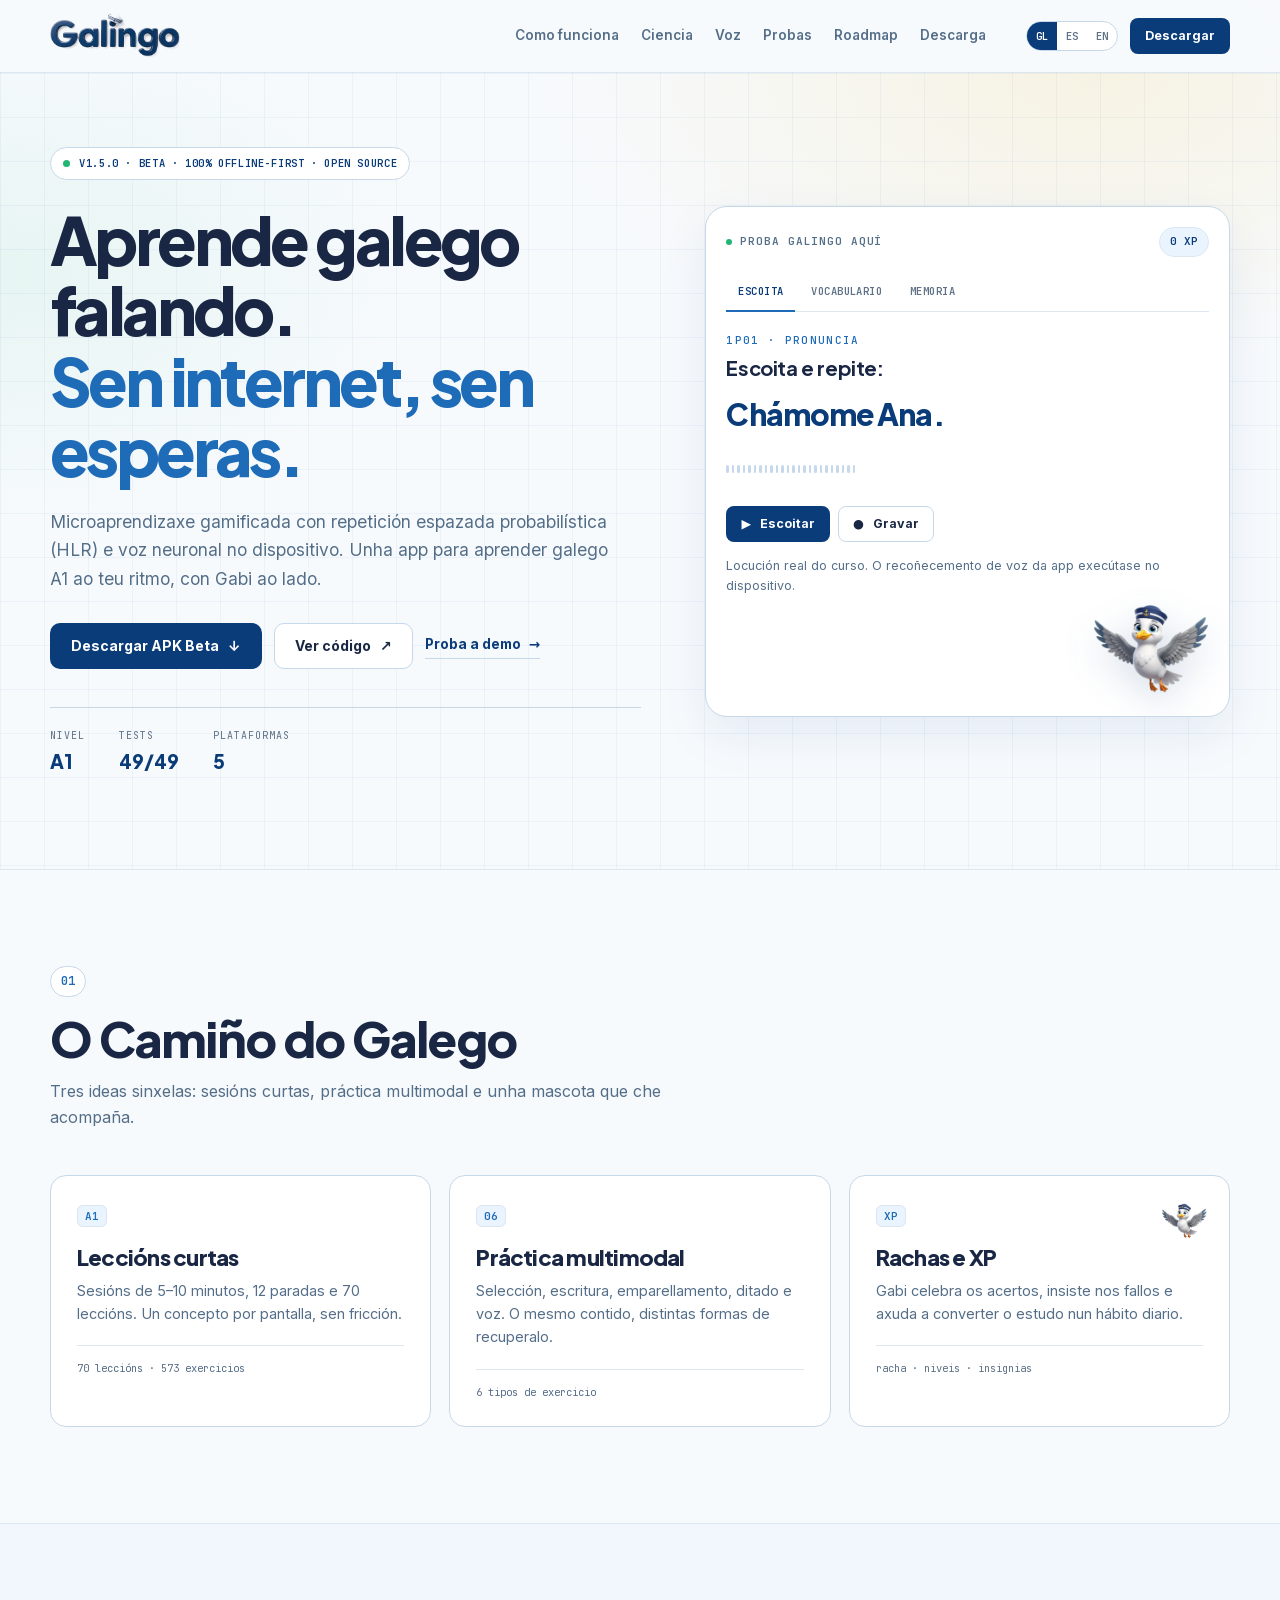
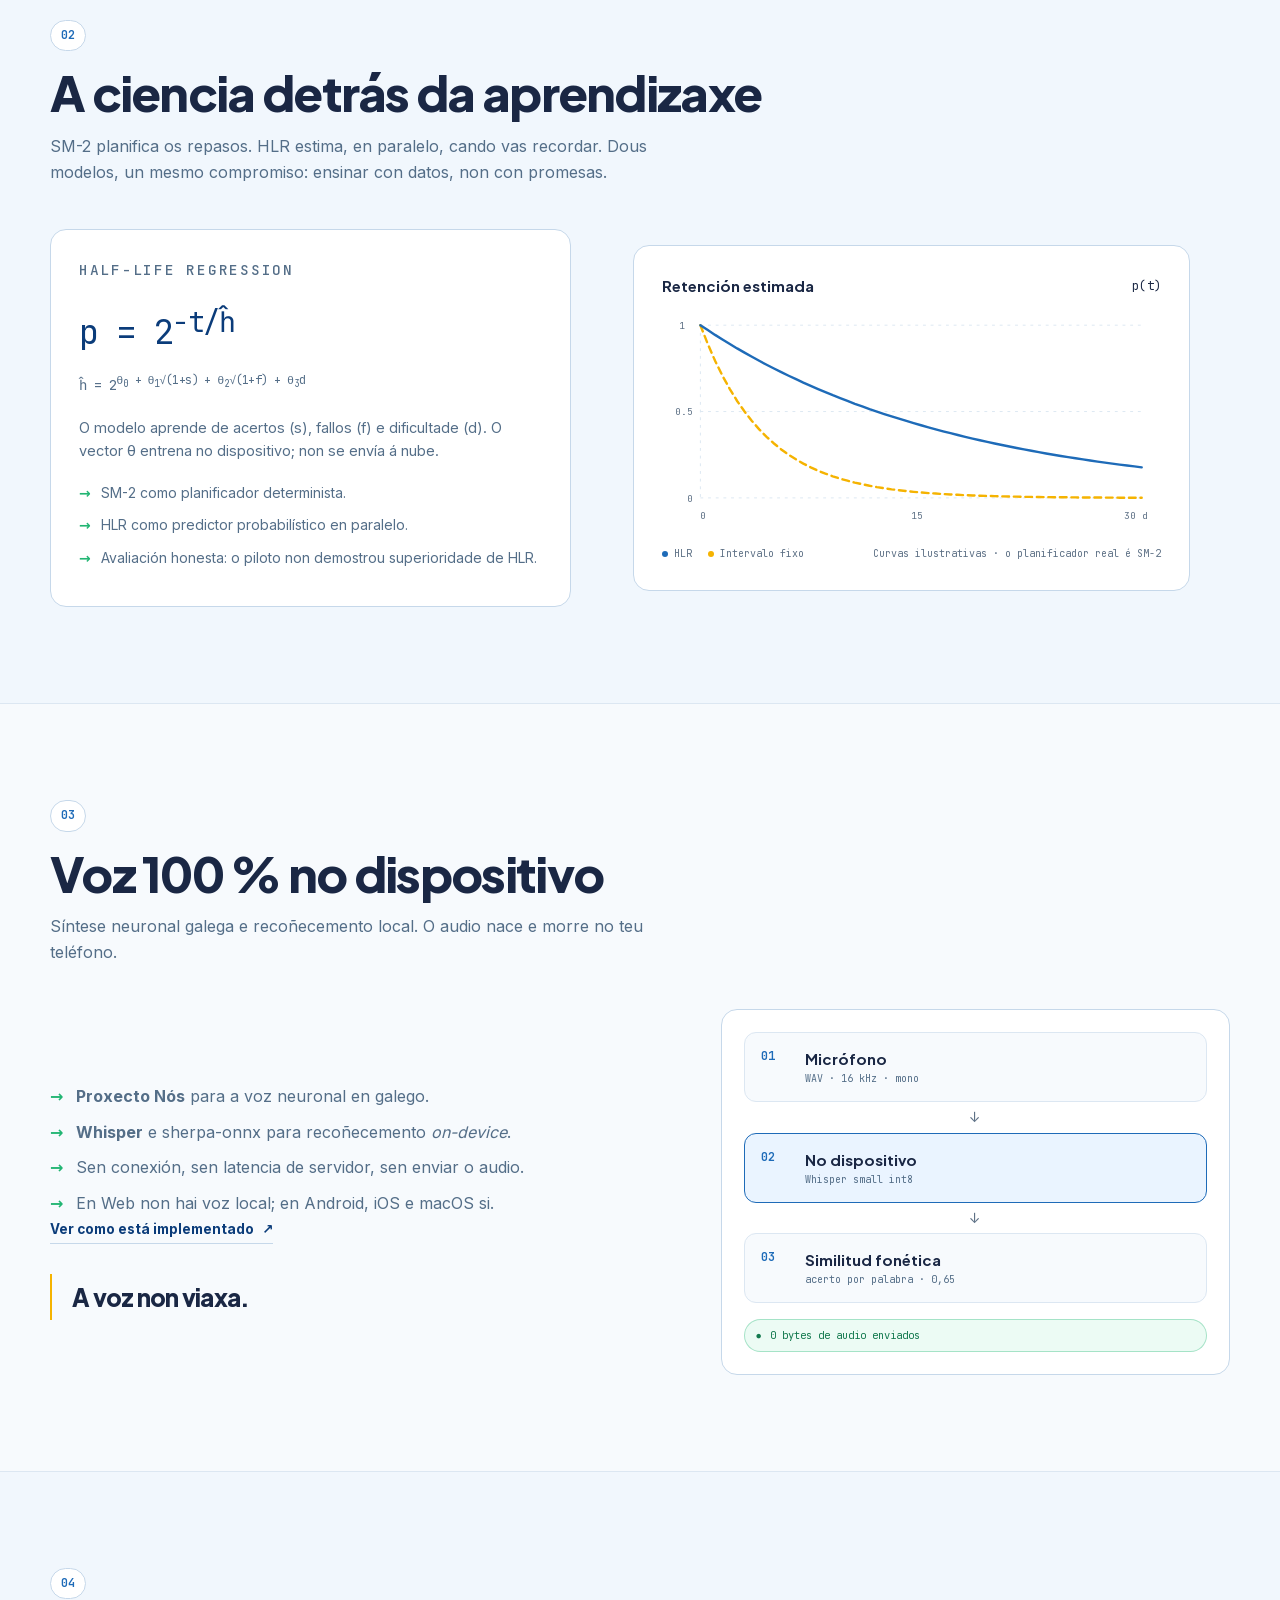
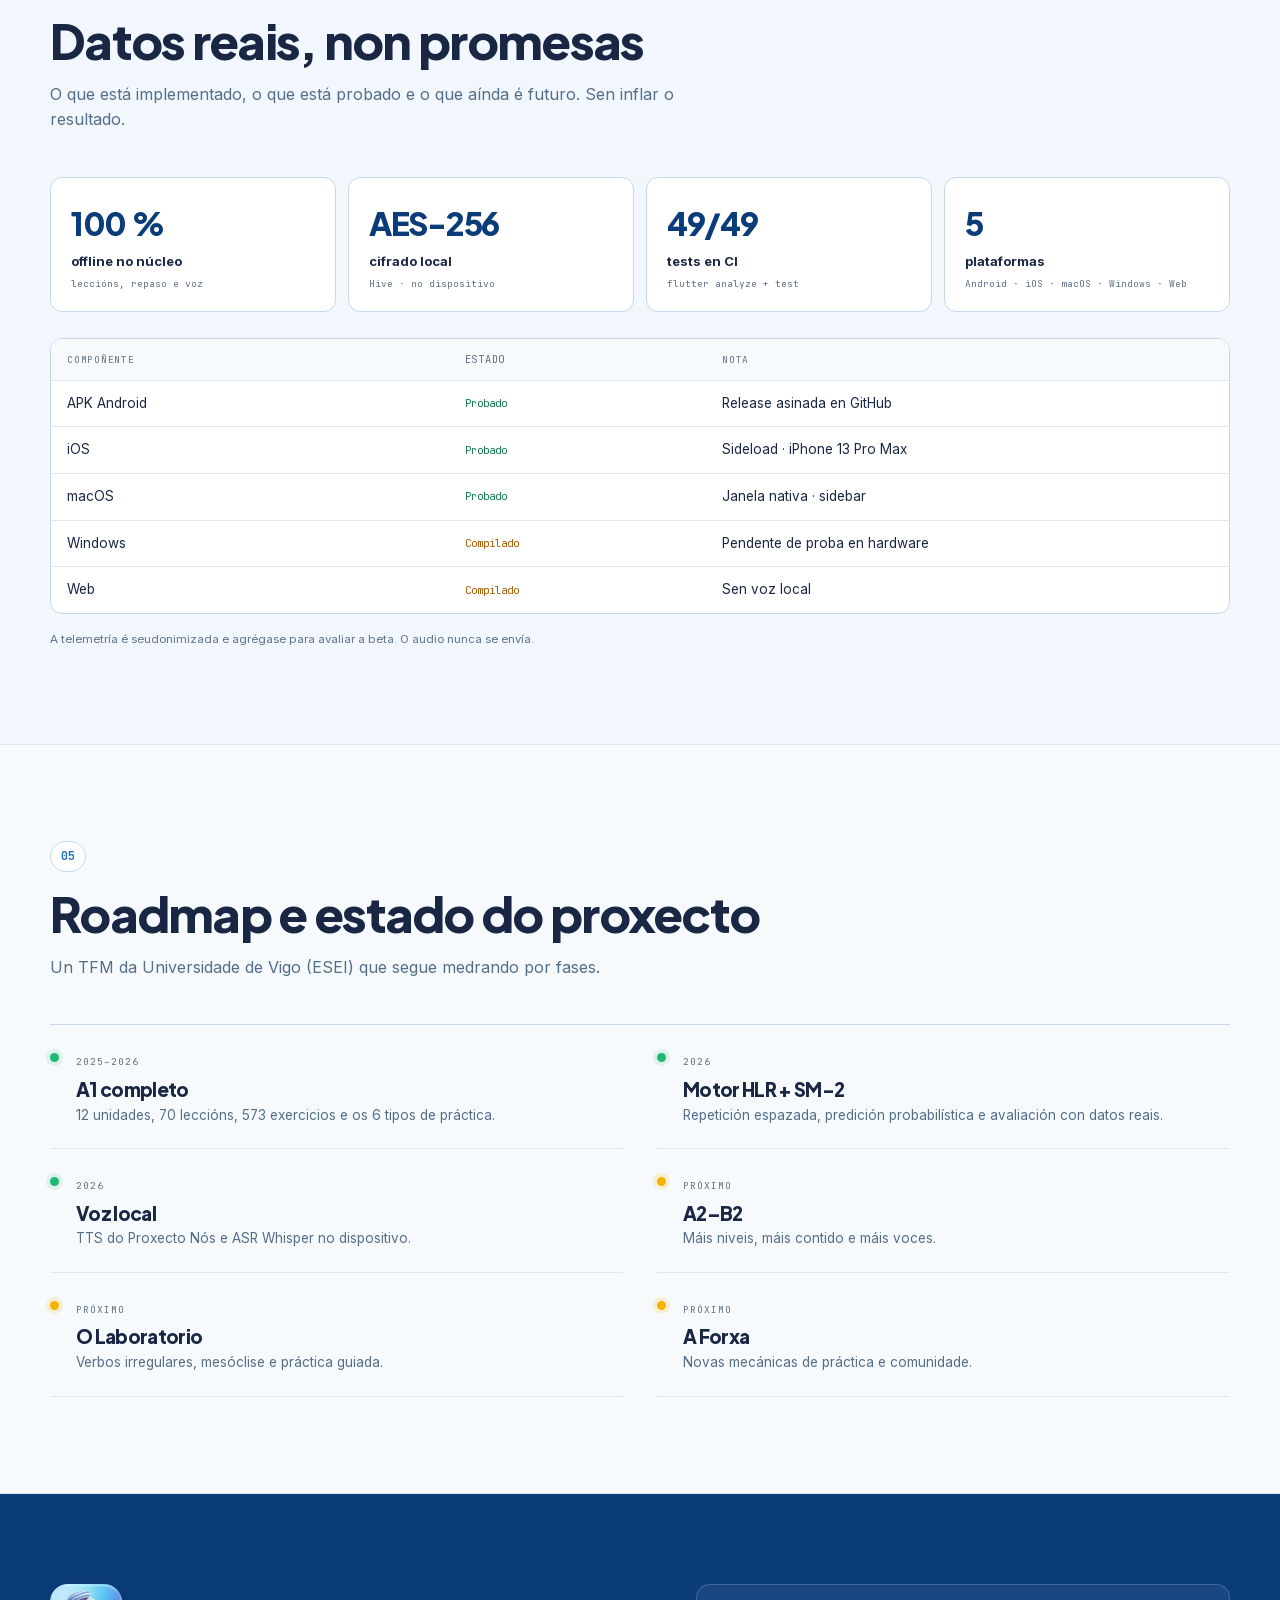
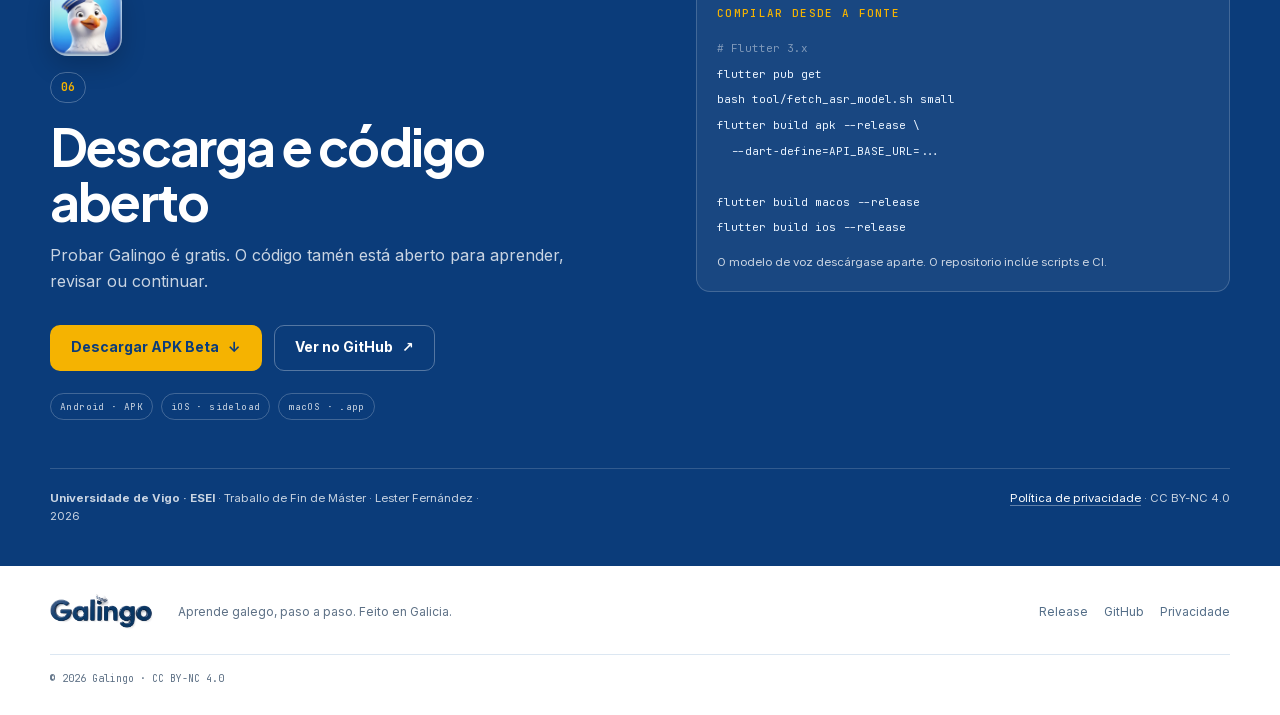
<file: docs/index.html>
<!doctype html>
<html lang="gl">
<head>
  <meta charset="utf-8">
  <meta name="viewport" content="width=device-width, initial-scale=1">
  <title>Galingo — Aprende galego falando, sen internet</title>
  <meta name="description" content="Galingo é unha app de microaprendizaxe do galego (A1) con repetición espazada, voz neuronal no dispositivo e un modelo probabilístico de memoria. Beta aberta, código aberto.">
  <meta name="theme-color" content="#0B3C7A">
  <link rel="icon" href="assets/favicon.png" type="image/png">
  <meta property="og:title" content="Galingo — Aprende galego falando">
  <meta property="og:description" content="Microaprendizaxe A1, voz 100% local e memoria probabilística. Beta aberta para Android, iOS, macOS, Windows e Web.">
  <meta property="og:type" content="website">
  <meta property="og:url" content="https://retselfernandez.github.io/Galingo/">
  <meta property="og:image" content="https://retselfernandez.github.io/Galingo/assets/og.jpg">
  <meta property="og:image:width" content="1200">
  <meta property="og:image:height" content="630">
  <link rel="canonical" href="https://retselfernandez.github.io/Galingo/">
  <meta property="og:locale" content="gl_ES">
  <meta name="twitter:card" content="summary_large_image">
  <link rel="preload" href="assets/fonts/inter-400-700-latin.woff2" as="font" type="font/woff2" crossorigin>
  <link rel="stylesheet" href="assets/fonts.css">
  <link rel="stylesheet" href="styles.css">
  <script>document.documentElement.classList.add('js');</script>
</head>
<body>
  <a class="skip" href="#main" data-i18n="a11y.skip">Saltar ao contido</a>

  <header class="site-header" id="top">
    <div class="shell header-inner">
      <a class="brand" href="#top" aria-label="Galingo">
        <img src="assets/logo_wordmark.png" alt="Galingo" width="132" height="46">
      </a>
      <nav class="nav" id="nav" aria-label="Principal" data-i18n-aria-label="nav.primary">
        <a href="#como" data-i18n="nav.how">Como funciona</a>
        <a href="#ciencia" data-i18n="nav.science">Ciencia</a>
        <a href="#voz" data-i18n="nav.voice">Voz</a>
        <a href="#probas" data-i18n="nav.proof">Probas</a>
        <a href="#roadmap" data-i18n="nav.roadmap">Roadmap</a>
        <a href="#descarga" data-i18n="nav.download">Descarga</a>
      </nav>
      <div class="header-actions">
        <div class="lang" role="group" aria-label="Idioma" data-i18n-aria-label="nav.language">
          <button type="button" data-lang="gl" class="is-active" aria-pressed="true">GL</button>
          <button type="button" data-lang="es" aria-pressed="false">ES</button>
          <button type="button" data-lang="en" aria-pressed="false">EN</button>
        </div>
        <a class="btn btn-small btn-primary" href="https://github.com/Retselfernandez/Galingo/releases/tag/beta" data-i18n="nav.cta">Descargar</a>
        <button class="menu" id="menu" type="button" aria-label="Abrir menú" aria-expanded="false" aria-controls="nav" data-i18n-aria-label="nav.menu.open">
          <span></span><span></span><span></span>
        </button>
      </div>
    </div>
  </header>

  <main id="main">
    <section class="hero">
      <div class="shell hero-grid">
        <div class="hero-copy">
          <div class="badge"><span class="pulse" aria-hidden="true"></span><span data-i18n="hero.badge">v1.5.0 · Beta · 100% Offline-First · Open Source</span></div>
          <h1>
            <span data-i18n="hero.title1">Aprende galego falando.</span><br>
            <em data-i18n="hero.title2">Sen internet, sen esperas.</em>
          </h1>
          <p class="lead" data-i18n="hero.sub">Microaprendizaxe gamificada con repetición espazada probabilística (HLR) e voz neuronal no dispositivo. Unha app para aprender galego A1 ao teu ritmo, con Gabi ao lado.</p>
          <div class="hero-actions">
            <a class="btn btn-primary" href="https://github.com/Retselfernandez/Galingo/releases/tag/beta">
              <span data-i18n="hero.cta1">Descargar APK Beta</span><span aria-hidden="true">↓</span>
            </a>
            <a class="btn btn-ghost" href="https://github.com/Retselfernandez/Galingo" target="_blank" rel="noopener">
              <span data-i18n="hero.cta2">Ver código</span><span aria-hidden="true">↗</span>
            </a>
            <a class="link-arrow" href="#demo"><span data-i18n="hero.cta3">Proba a demo</span> <span aria-hidden="true">→</span></a>
          </div>
          <dl class="hero-facts">
            <div><dt data-i18n="hero.fact1.k">Nivel</dt><dd>A1</dd></div>
            <div><dt data-i18n="hero.fact2.k">Tests</dt><dd>49/49</dd></div>
            <div><dt data-i18n="hero.fact3.k">Plataformas</dt><dd>5</dd></div>
          </dl>
        </div>

        <div class="demo-card" id="demo" aria-label="Demo interactiva de Galingo" data-i18n-aria-label="demo.aria">
          <div class="demo-head">
            <div class="demo-title"><span class="dot"></span><span data-i18n="demo.title">Proba Galingo aquí</span></div>
            <div class="xp" aria-live="polite"><span id="xp">0</span> XP</div>
          </div>
          <div class="tabs" role="tablist" aria-label="Mini-exercicios" data-i18n-aria-label="demo.tabs.aria">
            <button class="tab is-active" type="button" role="tab" id="tab-voice" aria-selected="true" aria-controls="view-voice" data-demo="voice" data-i18n="demo.tab.voice">Escoita</button>
            <button class="tab" type="button" role="tab" id="tab-vocab" aria-selected="false" aria-controls="view-vocab" data-demo="vocab" data-i18n="demo.tab.vocab">Vocabulario</button>
            <button class="tab" type="button" role="tab" id="tab-hlr" aria-selected="false" aria-controls="view-hlr" data-demo="hlr" data-i18n="demo.tab.hlr">Memoria</button>
          </div>

          <div class="demo-body">
            <div class="view is-active" id="view-voice" role="tabpanel" aria-labelledby="tab-voice">
              <p class="eyebrow">1P01 · <span data-i18n="demo.voice.label">Pronuncia</span></p>
              <p class="question" data-i18n="demo.voice.q">Escoita e repite:</p>
              <p class="phrase">Chámome Ana.</p>
              <div class="wave" id="wave" aria-hidden="true">
                <i></i><i></i><i></i><i></i><i></i><i></i><i></i><i></i><i></i><i></i><i></i><i></i><i></i><i></i><i></i><i></i><i></i><i></i><i></i><i></i><i></i><i></i><i></i><i></i>
              </div>
              <div class="mini-actions">
                <button class="btn btn-primary btn-small" id="play-audio" type="button">
                  <span aria-hidden="true">▶</span> <span data-i18n="demo.voice.play">Escoitar</span>
                </button>
                <button class="btn btn-ghost btn-small" id="record" type="button">
                  <span aria-hidden="true">●</span> <span data-i18n="demo.voice.record">Gravar</span>
                </button>
              </div>
              <p class="feedback" aria-live="polite" id="voice-feedback" data-i18n="demo.voice.hint">Locución real do curso. O recoñecemento de voz da app execútase no dispositivo.</p>
            </div>

            <div class="view" id="view-vocab" role="tabpanel" aria-labelledby="tab-vocab" hidden>
              <p class="eyebrow">1V01 · <span data-i18n="demo.vocab.label">Vocabulario</span></p>
              <p class="question" data-i18n="demo.vocab.q">¿Cómo se dice «hola» en galego?</p>
              <div class="options" id="vocab-options">
                <button type="button" data-answer="wrong">Hola</button>
                <button type="button" data-answer="right">Ola</button>
                <button type="button" data-answer="wrong">Olá</button>
              </div>
              <p class="feedback" aria-live="polite" id="vocab-feedback" data-i18n="demo.vocab.hint">Escolle unha opción e mira a reacción de Gabi.</p>
            </div>

            <div class="view" id="view-hlr" role="tabpanel" aria-labelledby="tab-hlr" hidden>
              <p class="eyebrow">HLR · <span data-i18n="demo.hlr.label">En vivo</span></p>
              <p class="question" data-i18n="demo.hlr.q">Acertas ou fallas. O modelo actualiza a túa memoria:</p>
              <div class="hlr-grid">
                <div class="hlr-metric"><span data-i18n="demo.hlr.halfLife">Vida media</span><strong id="hlr-h">—</strong><small data-i18n="demo.hlr.days">días</small></div>
                <div class="hlr-metric"><span data-i18n="demo.hlr.probability">p(t)</span><strong id="hlr-p">—</strong><small>t = <span id="hlr-t-value">1</span> d</small></div>
              </div>
              <input id="hlr-t" type="range" min="0" max="30" step="1" value="1" aria-label="Días desde o último repaso" data-i18n-aria-label="demo.hlr.slider">
              <svg id="hlr-spark" class="spark" viewBox="0 0 360 78" role="img" aria-label="Curva de retención HLR" data-i18n-aria-label="demo.hlr.chart"><path class="spark-grid" d="M0 39 H360"/><path id="hlr-path" class="spark-line" d=""/><circle id="hlr-dot" class="spark-dot" r="4" cx="0" cy="0"/></svg>
              <div class="mini-actions">
                <button class="btn btn-primary btn-small" id="hlr-right" type="button" data-i18n="demo.hlr.right">Acertei</button>
                <button class="btn btn-ghost btn-small" id="hlr-wrong" type="button" data-i18n="demo.hlr.wrong">Fallei</button>
              </div>
              <p class="formula-mini">p = 2<sup>−t/ĥ</sup> · ĥ = 2<sup>θ·x</sup></p>
              <p class="feedback" aria-live="polite" id="hlr-feedback" data-i18n="demo.hlr.hint">A dificultade d e os acertos/fallos actualizan a vida media. Sen enviar nada á nube.</p>
            </div>
          </div>

          <div class="gabi-wrap">
            <img id="gabi" src="assets/gabi_happy.webp" alt="Gabi, a mascota de Galingo" width="128" height="128" loading="lazy">
          </div>
          <audio id="voice-audio" src="assets/audio/chamome-ana.mp3" preload="none"></audio>
        </div>
      </div>
    </section>

    <section class="section" id="como">
      <div class="shell">
        <header class="section-head reveal">
          <span class="num">01</span>
          <h2 data-i18n="s1.title">O Camiño do Galego</h2>
          <p data-i18n="s1.sub">Tres ideas sinxelas: sesións curtas, práctica multimodal e unha mascota que che acompaña.</p>
        </header>
        <div class="grid three">
          <article class="card reveal">
            <span class="card-index">A1</span>
            <h3 data-i18n="s1.c1.t">Leccións curtas</h3>
            <p data-i18n="s1.c1.p">Sesións de 5–10 minutos, 12 paradas e 70 leccións. Un concepto por pantalla, sen fricción.</p>
            <div class="mini">70 <span data-i18n="s1.c1.m">leccións</span> · 573 <span data-i18n="s1.c1.m2">exercicios</span></div>
          </article>
          <article class="card reveal">
            <span class="card-index">06</span>
            <h3 data-i18n="s1.c2.t">Práctica multimodal</h3>
            <p data-i18n="s1.c2.p">Selección, escritura, emparellamento, ditado e voz. O mesmo contido, distintas formas de recuperalo.</p>
            <div class="mini">6 <span data-i18n="s1.c2.m">tipos de exercicio</span></div>
          </article>
          <article class="card reveal">
            <span class="card-index">XP</span>
            <img class="card-gabi" src="assets/gabi_happy.webp" alt="" width="54" height="54" loading="lazy">
            <h3 data-i18n="s1.c3.t">Rachas e XP</h3>
            <p data-i18n="s1.c3.p">Gabi celebra os acertos, insiste nos fallos e axuda a converter o estudo nun hábito diario.</p>
            <div class="mini" data-i18n="s1.c3.m">racha · niveis · insignias</div>
          </article>
        </div>
      </div>
    </section>

    <section class="section section-alt" id="ciencia">
      <div class="shell">
        <header class="section-head reveal">
          <span class="num">02</span>
          <h2 data-i18n="s2.title">A ciencia detrás da aprendizaxe</h2>
          <p data-i18n="s2.sub">Sm-2 planifica os repasos. HLR estima, en paralelo, cando vas recordar. Dous modelos, un mesmo compromiso: ensinar con datos, non con promesas.</p>
        </header>
        <div class="science-grid">
          <article class="paper reveal">
            <p class="eyebrow" data-i18n="s2.formula.k">Half-Life Regression</p>
            <div class="formula">p = 2<sup>−t/ĥ</sup></div>
            <div class="formula small">ĥ = 2<sup>θ<sub>0</sub> + θ<sub>1</sub>√(1+s) + θ<sub>2</sub>√(1+f) + θ<sub>3</sub>d</sup></div>
            <p data-i18n="s2.formula.p">O modelo aprende de acertos (s), fallos (f) e dificultade (d). O vector θ entrena no dispositivo; non se envía á nube.</p>
            <ul class="ticks">
              <li data-i18n="s2.t1">SM-2 como planificador determinista.</li>
              <li data-i18n="s2.t2">HLR como predictor probabilístico en paralelo.</li>
              <li data-i18n="s2.t3">Avaliación honesta: o piloto non demostrou superioridade de HLR.</li>
            </ul>
          </article>
          <figure class="chart-card reveal">
            <div class="chart-head">
              <span data-i18n="s2.chart.k">Retención estimada</span>
              <span class="mono">p(t)</span>
            </div>
            <svg id="science-chart" viewBox="0 0 520 240" role="img" aria-label="Comparación de retención estimada entre HLR e un intervalo fixo" data-i18n-aria-label="s2.chart.aria">
              <g class="grid">
                <line x1="40" y1="20" x2="40" y2="200"/>
                <line x1="40" y1="200" x2="500" y2="200"/>
                <line x1="40" y1="110" x2="500" y2="110"/>
                <line x1="40" y1="20" x2="500" y2="20"/>
              </g>
              <path id="curve-fixed" class="curve curve-fixed" d=""/>
              <path id="curve-hlr" class="curve curve-hlr" d=""/>
              <g class="axis-labels">
                <text x="18" y="24">1</text><text x="14" y="114">0.5</text><text x="26" y="204">0</text>
                <text x="40" y="222">0</text><text x="260" y="222">15</text><text x="482" y="222">30 d</text>
              </g>
            </svg>
            <figcaption>
              <span class="legend"><i class="dot hlr"></i> HLR</span>
              <span class="legend"><i class="dot fixed"></i> <span data-i18n="s2.chart.fixed">Intervalo fixo</span></span>
              <span class="note" data-i18n="s2.chart.note">Curvas ilustrativas · o planificador real é SM-2</span>
            </figcaption>
          </figure>
        </div>
      </div>
    </section>

    <section class="section" id="voz">
      <div class="shell">
        <header class="section-head reveal">
          <span class="num">03</span>
          <h2 data-i18n="s3.title">Voz 100 % no dispositivo</h2>
          <p data-i18n="s3.sub">Síntese neuronal galega e recoñecemento local. O audio nace e morre no teu teléfono.</p>
        </header>
        <div class="voice-grid">
          <div class="voice-copy reveal">
            <ul class="ticks big">
              <li data-i18n-html="s3.t1"><strong>Proxecto Nós</strong> para a voz neuronal en galego.</li>
              <li data-i18n-html="s3.t2"><strong>Whisper</strong> e sherpa-onnx para recoñecemento <em>on-device</em>.</li>
              <li data-i18n="s3.t3">Sen conexión, sen latencia de servidor, sen enviar o audio.</li>
              <li data-i18n="s3.t4">En Web non hai voz local; en Android, iOS e macOS si.</li>
            </ul>
            <a class="link-arrow" href="https://github.com/Retselfernandez/Galingo" target="_blank" rel="noopener"><span data-i18n="s3.link">Ver como está implementado</span> <span aria-hidden="true">↗</span></a>
            <blockquote class="voice-quote" data-i18n="s3.quote">A voz non viaxa.</blockquote>
          </div>
          <div class="voice-flow reveal" aria-label="Fluxo de voz local" data-i18n-aria-label="s3.flow.aria">
            <div class="flow-step"><span class="mono">01</span><strong data-i18n="s3.f1">Micrófono</strong><small data-i18n="s3.f1s">WAV · 16 kHz · mono</small></div>
            <div class="flow-arrow">↓</div>
            <div class="flow-step highlight"><span class="mono">02</span><strong data-i18n="s3.f2">No dispositivo</strong><small>Whisper small int8</small></div>
            <div class="flow-arrow">↓</div>
            <div class="flow-step"><span class="mono">03</span><strong data-i18n="s3.f3">Similitud fonética</strong><small data-i18n="s3.f3s">acerto por palabra · 0,65</small></div>
            <div class="privacy-pill"><span aria-hidden="true">●</span> <span data-i18n="s3.privacy">0 bytes de audio enviados</span></div>
          </div>
        </div>
      </div>
    </section>

    <section class="section section-alt" id="probas">
      <div class="shell">
        <header class="section-head reveal">
          <span class="num">04</span>
          <h2 data-i18n="s4.title">Datos reais, non promesas</h2>
          <p data-i18n="s4.sub">O que está implementado, o que está probado e o que aínda é futuro. Sen inflar o resultado.</p>
        </header>
        <div class="metrics-grid">
          <div class="metric reveal"><strong>100 %</strong><span data-i18n="s4.m1">offline no núcleo</span><small data-i18n="s4.m1s">leccións, repaso e voz</small></div>
          <div class="metric reveal"><strong>AES-256</strong><span data-i18n="s4.m2">cifrado local</span><small>Hive · no dispositivo</small></div>
          <div class="metric reveal"><strong>49/49</strong><span data-i18n="s4.m3">tests en CI</span><small>flutter analyze + test</small></div>
          <div class="metric reveal"><strong>5</strong><span data-i18n="s4.m4">plataformas</span><small>Android · iOS · macOS · Windows · Web</small></div>
        </div>
        <div class="proof-table reveal">
          <div class="proof-row head"><span data-i18n="s4.th1">Compoñente</span><span data-i18n="s4.th2">Estado</span><span data-i18n="s4.th3">Nota</span></div>
          <div class="proof-row"><span>APK Android</span><span class="ok" data-i18n="s4.ok">Probado</span><span data-i18n="s4.r1">Release asinada en GitHub</span></div>
          <div class="proof-row"><span>iOS</span><span class="ok" data-i18n="s4.ok">Probado</span><span data-i18n="s4.r2">Sideload · iPhone 13 Pro Max</span></div>
          <div class="proof-row"><span>macOS</span><span class="ok" data-i18n="s4.ok">Probado</span><span data-i18n="s4.r3">Janela nativa · sidebar</span></div>
          <div class="proof-row"><span>Windows</span><span class="warn" data-i18n="s4.warn">Compilado</span><span data-i18n="s4.r4">Pendente de proba en hardware</span></div>
          <div class="proof-row"><span>Web</span><span class="warn" data-i18n="s4.warn">Compilado</span><span data-i18n="s4.r5">Sen voz local</span></div>
        </div>
        <p class="footnote" data-i18n="s4.note">A telemetría é seudonimizada e agrégase para avaliar a beta. O audio nunca se envía.</p>
      </div>
    </section>

    <section class="section" id="roadmap">
      <div class="shell">
        <header class="section-head reveal">
          <span class="num">05</span>
          <h2 data-i18n="s5.title">Roadmap e estado do proxecto</h2>
          <p data-i18n="s5.sub">Un TFM da Universidade de Vigo (ESEI) que segue medrando por fases.</p>
        </header>
        <ol class="timeline">
          <li class="done reveal"><span class="when">2025–2026</span><h3 data-i18n="s5.t1">A1 completo</h3><p data-i18n="s5.t1p">12 unidades, 70 leccións, 573 exercicios e os 6 tipos de práctica.</p></li>
          <li class="done reveal"><span class="when">2026</span><h3 data-i18n="s5.t2">Motor HLR + SM-2</h3><p data-i18n="s5.t2p">Repetición espazada, predición probabilística e avaliación con datos reais.</p></li>
          <li class="done reveal"><span class="when">2026</span><h3 data-i18n="s5.t3">Voz local</h3><p data-i18n="s5.t3p">TTS do Proxecto Nós e ASR Whisper no dispositivo.</p></li>
          <li class="next reveal"><span class="when" data-i18n="s5.next">Próximo</span><h3 data-i18n="s5.t4">A2–B2</h3><p data-i18n="s5.t4p">Máis niveis, máis contido e máis voces.</p></li>
          <li class="next reveal"><span class="when" data-i18n="s5.next">Próximo</span><h3 data-i18n="s5.t5">O Laboratorio</h3><p data-i18n="s5.t5p">Verbos irregulares, mesóclise e práctica guiada.</p></li>
          <li class="next reveal"><span class="when" data-i18n="s5.next">Próximo</span><h3 data-i18n="s5.t6">A Forxa</h3><p data-i18n="s5.t6p">Novas mecánicas de práctica e comunidade.</p></li>
        </ol>
      </div>
    </section>

    <section class="section download" id="descarga">
      <div class="shell download-grid">
        <div class="reveal">
          <img class="download-icon" src="assets/app_icon_full.webp" alt="Icono de Galingo" width="72" height="72" loading="lazy">
          <span class="num">06</span>
          <h2 data-i18n="s6.title">Descarga e código aberto</h2>
          <p data-i18n="s6.sub">Probar Galingo é gratis. O código tamén está aberto para aprender, revisar ou continuar.</p>
          <div class="hero-actions">
            <a class="btn btn-primary" href="https://github.com/Retselfernandez/Galingo/releases/tag/beta"><span data-i18n="s6.cta1">Descargar APK Beta</span><span aria-hidden="true">↓</span></a>
            <a class="btn btn-ghost" href="https://github.com/Retselfernandez/Galingo" target="_blank" rel="noopener"><span data-i18n="s6.cta2">Ver no GitHub</span><span aria-hidden="true">↗</span></a>
          </div>
          <div class="download-meta">
            <span>Android · APK</span><span>iOS · sideload</span><span>macOS · .app</span>
          </div>
        </div>
        <div class="build-card reveal">
          <p class="eyebrow" data-i18n="s6.build.k">Compilar desde a fonte</p>
          <pre><code><span class="c"># Flutter 3.x</span>
flutter pub get
bash tool/fetch_asr_model.sh small
flutter build apk --release \
  --dart-define=API_BASE_URL=...

flutter build macos --release
flutter build ios --release</code></pre>
          <p class="build-note" data-i18n="s6.build.note">O modelo de voz descárgase aparte. O repositorio inclúe scripts e CI.</p>
        </div>
      </div>
      <div class="shell credits">
        <p data-i18n-html="s6.credits"><strong>Universidade de Vigo · ESEI</strong> · Traballo de Fin de Máster · Lester Fernández · 2026</p>
        <p><a href="privacy_policy.html" data-i18n="s6.privacy">Política de privacidade</a> · <span data-i18n="s6.license">CC BY-NC 4.0</span></p>
      </div>
    </section>
  </main>

  <footer class="site-footer">
    <div class="shell footer-inner">
      <a class="brand" href="#top"><img src="assets/logo_wordmark.png" alt="Galingo" width="112" height="39"></a>
      <p data-i18n="footer.tag">Aprende galego, paso a paso. Feito en Galicia.</p>
      <nav aria-label="Footer" data-i18n-aria-label="footer.nav">
        <a href="https://github.com/Retselfernandez/Galingo/releases/tag/beta" data-i18n="footer.release">Release</a>
        <a href="https://github.com/Retselfernandez/Galingo" data-i18n="footer.repo">GitHub</a>
        <a href="privacy_policy.html" data-i18n="footer.privacy">Privacidade</a>
      </nav>
      <small>© <span id="year">2026</span> Galingo · <span data-i18n="footer.license">CC BY-NC 4.0</span></small>
    </div>
  </footer>

  <script src="app.js"></script>
</body>
</html>
</file>
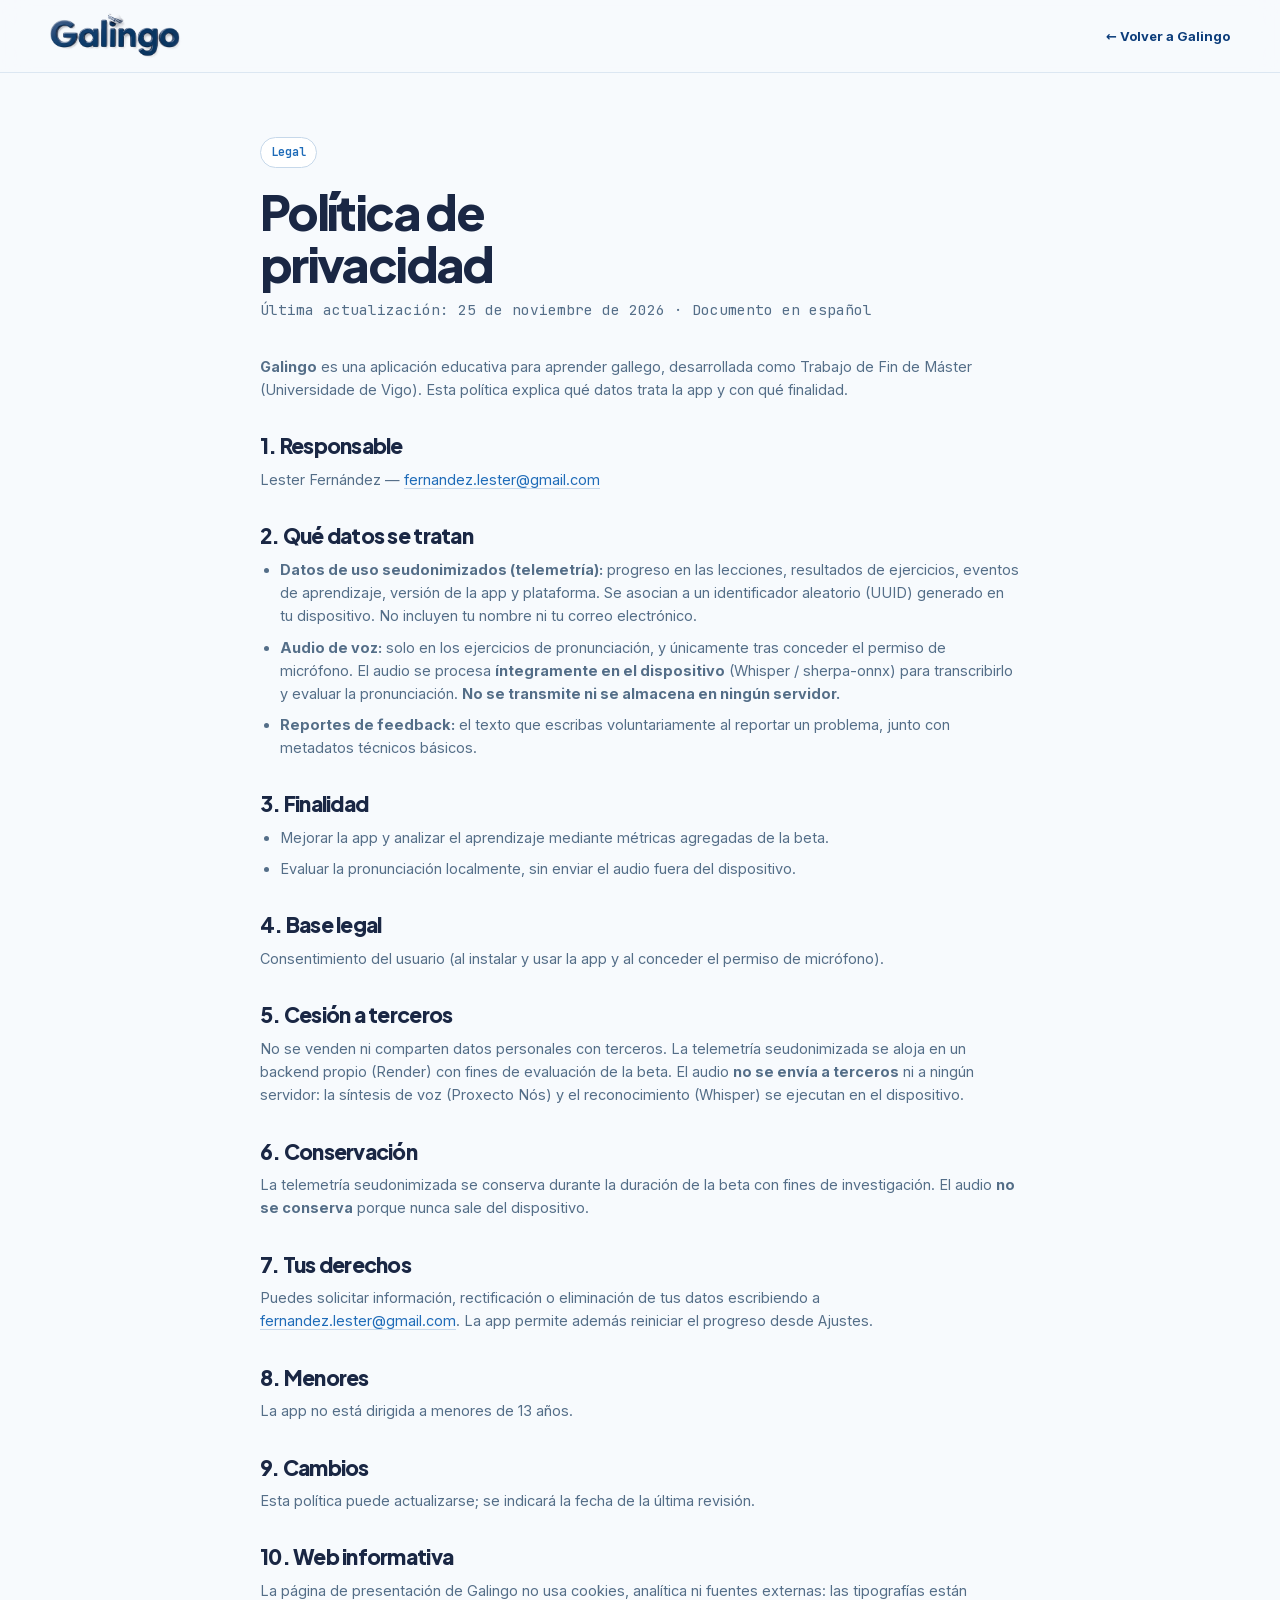
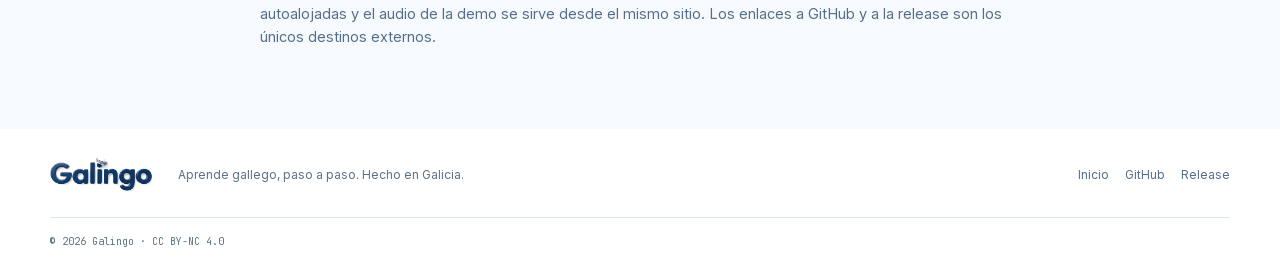
<file: docs/privacy_policy.html>
<!doctype html>
<html lang="es">
<head>
  <meta charset="utf-8">
  <meta name="viewport" content="width=device-width, initial-scale=1">
  <title>Política de privacidad — Galingo</title>
  <meta name="description" content="Política de privacidad de Galingo: telemetría seudonimizada, voz procesada en el dispositivo y sin cookies en la web informativa.">
  <meta name="theme-color" content="#0B3C7A">
  <link rel="icon" href="assets/favicon.png" type="image/png">
  <link rel="preload" href="assets/fonts/inter-400-700-latin.woff2" as="font" type="font/woff2" crossorigin>
  <link rel="stylesheet" href="assets/fonts.css">
  <link rel="stylesheet" href="styles.css">
</head>
<body>
  <header class="site-header">
    <div class="shell header-inner">
      <a class="brand" href="index.html" aria-label="Galingo"><img src="assets/logo_wordmark.png" alt="Galingo" width="132" height="46"></a>
      <div class="header-actions" style="margin-left:auto">
        <a class="legal-back" href="index.html">← Volver a Galingo</a>
      </div>
    </div>
  </header>

  <main class="shell legal-shell">
    <span class="num">Legal</span>
    <h1>Política de privacidad</h1>
    <p class="legal-meta">Última actualización: 25 de noviembre de 2026 · Documento en español</p>

    <p><strong>Galingo</strong> es una aplicación educativa para aprender gallego, desarrollada como Trabajo de Fin de Máster (Universidade de Vigo). Esta política explica qué datos trata la app y con qué finalidad.</p>

    <h2>1. Responsable</h2>
    <p>Lester Fernández — <a href="mailto:fernandez.lester@gmail.com">fernandez.lester@gmail.com</a></p>

    <h2>2. Qué datos se tratan</h2>
    <ul>
      <li><strong>Datos de uso seudonimizados (telemetría):</strong> progreso en las lecciones, resultados de ejercicios, eventos de aprendizaje, versión de la app y plataforma. Se asocian a un identificador aleatorio (UUID) generado en tu dispositivo. No incluyen tu nombre ni tu correo electrónico.</li>
      <li><strong>Audio de voz:</strong> solo en los ejercicios de pronunciación, y únicamente tras conceder el permiso de micrófono. El audio se procesa <strong>íntegramente en el dispositivo</strong> (Whisper / sherpa-onnx) para transcribirlo y evaluar la pronunciación. <strong>No se transmite ni se almacena en ningún servidor.</strong></li>
      <li><strong>Reportes de feedback:</strong> el texto que escribas voluntariamente al reportar un problema, junto con metadatos técnicos básicos.</li>
    </ul>

    <h2>3. Finalidad</h2>
    <ul>
      <li>Mejorar la app y analizar el aprendizaje mediante métricas agregadas de la beta.</li>
      <li>Evaluar la pronunciación localmente, sin enviar el audio fuera del dispositivo.</li>
    </ul>

    <h2>4. Base legal</h2>
    <p>Consentimiento del usuario (al instalar y usar la app y al conceder el permiso de micrófono).</p>

    <h2>5. Cesión a terceros</h2>
    <p>No se venden ni comparten datos personales con terceros. La telemetría seudonimizada se aloja en un backend propio (Render) con fines de evaluación de la beta. El audio <strong>no se envía a terceros</strong> ni a ningún servidor: la síntesis de voz (Proxecto Nós) y el reconocimiento (Whisper) se ejecutan en el dispositivo.</p>

    <h2>6. Conservación</h2>
    <p>La telemetría seudonimizada se conserva durante la duración de la beta con fines de investigación. El audio <strong>no se conserva</strong> porque nunca sale del dispositivo.</p>

    <h2>7. Tus derechos</h2>
    <p>Puedes solicitar información, rectificación o eliminación de tus datos escribiendo a <a href="mailto:fernandez.lester@gmail.com">fernandez.lester@gmail.com</a>. La app permite además reiniciar el progreso desde Ajustes.</p>

    <h2>8. Menores</h2>
    <p>La app no está dirigida a menores de 13 años.</p>

    <h2>9. Cambios</h2>
    <p>Esta política puede actualizarse; se indicará la fecha de la última revisión.</p>

    <h2>10. Web informativa</h2>
    <p>La página de presentación de Galingo no usa cookies, analítica ni fuentes externas: las tipografías están autoalojadas y el audio de la demo se sirve desde el mismo sitio. Los enlaces a GitHub y a la release son los únicos destinos externos.</p>
  </main>

  <footer class="site-footer">
    <div class="shell footer-inner">
      <a class="brand" href="index.html"><img src="assets/logo_wordmark.png" alt="Galingo" width="112" height="39"></a>
      <p>Aprende gallego, paso a paso. Hecho en Galicia.</p>
      <nav aria-label="Footer">
        <a href="index.html">Inicio</a>
        <a href="https://github.com/Retselfernandez/Galingo">GitHub</a>
        <a href="https://github.com/Retselfernandez/Galingo/releases/tag/beta">Release</a>
      </nav>
      <small>© 2026 Galingo · CC BY-NC 4.0</small>
    </div>
  </footer>
</body>
</html>
</file>
<file: docs/assets/fonts.css>
/* latin-ext */
@font-face {
  font-family: 'Inter';
  font-style: normal;
  font-weight: 400 700;
  font-display: swap;
  src: url(fonts/inter-400-700-latin-ext.woff2) format('woff2');
  unicode-range: U+0100-02BA, U+02BD-02C5, U+02C7-02CC, U+02CE-02D7, U+02DD-02FF, U+0304, U+0308, U+0329, U+1D00-1DBF, U+1E00-1E9F, U+1EF2-1EFF, U+2020, U+20A0-20AB, U+20AD-20C4, U+2113, U+2C60-2C7F, U+A720-A7FF;
}
/* latin */
@font-face {
  font-family: 'Inter';
  font-style: normal;
  font-weight: 400 700;
  font-display: swap;
  src: url(fonts/inter-400-700-latin.woff2) format('woff2');
  unicode-range: U+0000-00FF, U+0131, U+0152-0153, U+02BB-02BC, U+02C6, U+02DA, U+02DC, U+0304, U+0308, U+0329, U+2000-206F, U+20AC, U+2122, U+2191, U+2193, U+2212, U+2215, U+FEFF, U+FFFD;
}
/* latin-ext */
@font-face {
  font-family: 'JetBrains Mono';
  font-style: normal;
  font-weight: 400 600;
  font-display: swap;
  src: url(fonts/jetbrains-mono-400-600-latin-ext.woff2) format('woff2');
  unicode-range: U+0100-02BA, U+02BD-02C5, U+02C7-02CC, U+02CE-02D7, U+02DD-02FF, U+0304, U+0308, U+0329, U+1D00-1DBF, U+1E00-1E9F, U+1EF2-1EFF, U+2020, U+20A0-20AB, U+20AD-20C4, U+2113, U+2C60-2C7F, U+A720-A7FF;
}
/* latin */
@font-face {
  font-family: 'JetBrains Mono';
  font-style: normal;
  font-weight: 400 600;
  font-display: swap;
  src: url(fonts/jetbrains-mono-400-600-latin.woff2) format('woff2');
  unicode-range: U+0000-00FF, U+0131, U+0152-0153, U+02BB-02BC, U+02C6, U+02DA, U+02DC, U+0304, U+0308, U+0329, U+2000-206F, U+20AC, U+2122, U+2191, U+2193, U+2212, U+2215, U+FEFF, U+FFFD;
}
/* latin-ext */
@font-face {
  font-family: 'Plus Jakarta Sans';
  font-style: normal;
  font-weight: 500 800;
  font-display: swap;
  src: url(fonts/plus-jakarta-sans-500-800-latin-ext.woff2) format('woff2');
  unicode-range: U+0100-02BA, U+02BD-02C5, U+02C7-02CC, U+02CE-02D7, U+02DD-02FF, U+0304, U+0308, U+0329, U+1D00-1DBF, U+1E00-1E9F, U+1EF2-1EFF, U+2020, U+20A0-20AB, U+20AD-20C4, U+2113, U+2C60-2C7F, U+A720-A7FF;
}
/* latin */
@font-face {
  font-family: 'Plus Jakarta Sans';
  font-style: normal;
  font-weight: 500 800;
  font-display: swap;
  src: url(fonts/plus-jakarta-sans-500-800-latin.woff2) format('woff2');
  unicode-range: U+0000-00FF, U+0131, U+0152-0153, U+02BB-02BC, U+02C6, U+02DA, U+02DC, U+0304, U+0308, U+0329, U+2000-206F, U+20AC, U+2122, U+2191, U+2193, U+2212, U+2215, U+FEFF, U+FFFD;
}
</file>
<file: docs/styles.css>
:root {
  --blue: #1E6BB8;
  --blue-deep: #0B3C7A;
  --blue-mid: #1E6FD0;
  --sky: #EAF4FF;
  --paper: #F7FAFD;
  --surface: #FFFFFF;
  --line: #DCE7F2;
  --line-strong: #C6D8EA;
  --ink: #1A2744;
  --ink-2: #546E88;
  --ink-3: #5E7186;
  --gold: #F5B301;
  --orange: #FF8A00;
  --green: #22B573;
  --coral: #FF7043;
  --red: #E53935;
  --radius: 16px;
  --radius-sm: 10px;
  --shell: 1180px;
  --sans: "Inter", "Plus Jakarta Sans", system-ui, -apple-system, "Segoe UI", sans-serif;
  --display: "Plus Jakarta Sans", "Inter", system-ui, sans-serif;
  --mono: "JetBrains Mono", ui-monospace, SFMono-Regular, Menlo, monospace;
  --shadow: 0 18px 50px rgba(11, 60, 122, .08);
}

* { box-sizing: border-box; }
html { scroll-behavior: smooth; scroll-padding-top: 88px; }
body {
  margin: 0;
  color: var(--ink);
  background: var(--paper);
  font-family: var(--sans);
  font-size: 16px;
  line-height: 1.6;
  -webkit-font-smoothing: antialiased;
  text-rendering: optimizeLegibility;
}
::selection { background: var(--gold); color: var(--blue-deep); }
img { max-width: 100%; height: auto; display: block; }
a { color: inherit; text-decoration: none; }
button { font: inherit; color: inherit; }
h1, h2, h3, h4 { font-family: var(--display); line-height: 1.08; letter-spacing: -.035em; margin: 0; }
p { margin: 0; }
ul, ol { margin: 0; padding: 0; }
.shell { width: min(var(--shell), calc(100% - 48px)); margin: 0 auto; }
.skip {
  position: fixed; left: 12px; top: 12px; z-index: 100;
  background: var(--blue-deep); color: #fff; padding: 10px 14px;
  border-radius: 8px; transform: translateY(-160%);
  opacity: 0; pointer-events: none;
}
.skip:focus-visible { transform: none; opacity: 1; pointer-events: auto; }
.mono { font-family: var(--mono); font-size: 12px; letter-spacing: .02em; }
.eyebrow {
  font-family: var(--mono); font-size: 11px; font-weight: 500;
  letter-spacing: .12em; text-transform: uppercase; color: var(--blue);
}
.num {
  display: inline-flex; align-items: center; justify-content: center;
  font-family: var(--mono); font-size: 12px; font-weight: 600;
  color: var(--blue); border: 1px solid var(--line-strong);
  border-radius: 999px; padding: 5px 10px; background: #fff;
}

/* Header */
.site-header {
  position: sticky; top: 0; z-index: 50;
  background: rgba(247, 250, 253, .86);
  backdrop-filter: blur(14px);
  border-bottom: 1px solid var(--line);
}
.header-inner { display: flex; align-items: center; gap: 28px; height: 72px; }
.brand { display: inline-flex; align-items: center; gap: 10px; flex: 0 0 auto; }
.brand img { width: 132px; height: auto; }
.nav { display: flex; gap: 22px; margin-left: auto; }
.nav a {
  font-size: 13.5px; font-weight: 600; color: var(--ink-2);
  padding: 6px 0; border-bottom: 1px solid transparent; transition: color .2s, border-color .2s;
}
.nav a:hover { color: var(--blue-deep); border-color: var(--blue); }
.header-actions { display: flex; align-items: center; gap: 12px; margin-left: 12px; }
.lang {
  display: inline-flex; align-items: center; border: 1px solid var(--line-strong);
  border-radius: 999px; overflow: hidden; background: #fff;
}
.lang button {
  border: 0; background: transparent; cursor: pointer;
  font-family: var(--mono); font-size: 10.5px; font-weight: 600;
  color: var(--ink-3); padding: 6px 9px; transition: background .2s, color .2s;
}
.lang button:hover { color: var(--blue-deep); }
.lang button.is-active { background: var(--blue-deep); color: #fff; }
.menu { display: none; width: 40px; height: 40px; border: 1px solid var(--line-strong); border-radius: 10px; background: #fff; cursor: pointer; padding: 10px; }
.menu span { display: block; height: 1.5px; background: var(--ink); margin: 4px 0; transition: transform .2s, opacity .2s; }
.menu[aria-expanded="true"] span:nth-child(1) { transform: translateY(5.5px) rotate(45deg); }
.menu[aria-expanded="true"] span:nth-child(2) { opacity: 0; }
.menu[aria-expanded="true"] span:nth-child(3) { transform: translateY(-5.5px) rotate(-45deg); }

/* Buttons */
.btn {
  display: inline-flex; align-items: center; justify-content: center; gap: 9px;
  min-height: 46px; padding: 0 20px; border-radius: var(--radius-sm);
  border: 1px solid transparent; font-size: 14px; font-weight: 700;
  cursor: pointer; transition: transform .15s, background .2s, border-color .2s, color .2s;
  white-space: nowrap;
}
.btn:hover { transform: translateY(-1px); }
.btn-primary { background: var(--blue-deep); color: #fff; }
.btn-primary:hover { background: var(--blue); }
.btn-ghost { background: #fff; color: var(--ink); border-color: var(--line-strong); }
.btn-ghost:hover { border-color: var(--blue); color: var(--blue-deep); }
.btn-small { min-height: 36px; padding: 0 14px; font-size: 12.5px; border-radius: 8px; }
.link-arrow { display: inline-flex; align-items: center; gap: 8px; font-size: 13.5px; font-weight: 700; color: var(--blue-deep); border-bottom: 1px solid var(--line-strong); padding-bottom: 2px; }
.link-arrow:hover { border-color: var(--blue); }

/* Hero */
.hero {
  padding: 74px 0 92px;
  background:
    linear-gradient(rgba(30, 107, 184, .055) 1px, transparent 1px),
    linear-gradient(90deg, rgba(30, 107, 184, .055) 1px, transparent 1px),
    radial-gradient(900px 480px at 85% 0%, rgba(245, 179, 1, .10), transparent 62%),
    radial-gradient(700px 420px at 0% 25%, rgba(34, 181, 115, .08), transparent 60%),
    var(--paper);
  background-size: 44px 44px, 44px 44px, auto, auto, auto;
  border-bottom: 1px solid var(--line);
}
.hero-grid { display: grid; grid-template-columns: 1.06fr .94fr; gap: 64px; align-items: center; }
.badge {
  display: inline-flex; align-items: center; gap: 9px;
  font-family: var(--mono); font-size: 10.5px; font-weight: 600;
  letter-spacing: .06em; text-transform: uppercase; color: var(--blue-deep);
  background: #fff; border: 1px solid var(--line-strong); border-radius: 999px;
  padding: 7px 12px; margin-bottom: 24px;
}
.pulse { width: 7px; height: 7px; border-radius: 50%; background: var(--green); box-shadow: 0 0 0 0 rgba(34,181,115,.5); animation: pulse 2.4s infinite; }
@keyframes pulse { 0%,100% { box-shadow: 0 0 0 0 rgba(34,181,115,.36); } 50% { box-shadow: 0 0 0 7px rgba(34,181,115,0); } }
h1 {
  font-size: clamp(2.65rem, 5.1vw, 4.7rem);
  font-weight: 800; letter-spacing: -.055em; max-width: 13ch;
}
h1 em { font-style: normal; color: var(--blue); }
.lead {
  margin-top: 22px; max-width: 52ch; color: var(--ink-2);
  font-size: clamp(16px, 1.35vw, 18px); line-height: 1.65;
}
.hero-actions { display: flex; flex-wrap: wrap; align-items: center; gap: 12px; margin-top: 30px; }
.hero-facts {
  display: flex; gap: 34px; margin: 38px 0 0; padding: 20px 0 0;
  border-top: 1px solid var(--line-strong);
}
.hero-facts div { display: flex; flex-direction: column; gap: 2px; }
.hero-facts dt { font-family: var(--mono); font-size: 10px; text-transform: uppercase; letter-spacing: .1em; color: var(--ink-3); }
.hero-facts dd { margin: 0; font-family: var(--display); font-size: 19px; font-weight: 800; color: var(--blue-deep); }

/* Demo card */
.demo-card {
  position: relative; background: var(--surface); border: 1px solid var(--line-strong);
  border-radius: 22px; box-shadow: var(--shadow); overflow: hidden;
  min-height: 490px; padding: 20px 20px 120px;
}
.demo-head { display: flex; align-items: center; justify-content: space-between; gap: 12px; }
.demo-title { display: inline-flex; align-items: center; gap: 8px; font-family: var(--mono); font-size: 11px; font-weight: 600; letter-spacing: .08em; text-transform: uppercase; color: var(--ink-2); }
.dot { width: 6px; height: 6px; border-radius: 50%; background: var(--green); display: inline-block; }
.xp { font-family: var(--mono); font-size: 11px; font-weight: 600; color: var(--blue-deep); background: var(--sky); border: 1px solid var(--line); border-radius: 999px; padding: 5px 10px; }
.tabs { display: flex; gap: 4px; margin-top: 16px; border-bottom: 1px solid var(--line); }
.tab {
  border: 0; background: transparent; cursor: pointer; padding: 10px 12px;
  font-family: var(--mono); font-size: 10.5px; font-weight: 600; letter-spacing: .04em;
  text-transform: uppercase; color: var(--ink-3); border-bottom: 2px solid transparent;
  margin-bottom: -1px; transition: color .2s, border-color .2s;
}
.tab:hover { color: var(--ink); }
.tab.is-active { color: var(--blue-deep); border-color: var(--blue); }
.demo-body { padding-top: 20px; min-height: 270px; }
.view[hidden] { display: none; }
.question { margin: 6px 0 10px; font-family: var(--display); font-size: 20px; font-weight: 700; line-height: 1.25; letter-spacing: -.02em; }
.phrase { font-family: var(--display); font-size: 30px; font-weight: 800; color: var(--blue-deep); letter-spacing: -.03em; margin: 2px 0 12px; }
.wave { display: flex; align-items: center; gap: 3px; height: 38px; margin: 8px 0 18px; }
.wave i { display: block; width: 2.5px; height: 8px; border-radius: 4px; background: var(--line-strong); transition: height .18s, background .18s; }
.wave.playing i { background: var(--blue); animation: wave .8s ease-in-out infinite alternate; }
.wave.playing i:nth-child(3n) { animation-delay: .12s; }
.wave.playing i:nth-child(4n) { animation-delay: .22s; }
.wave.playing i:nth-child(5n) { animation-delay: .06s; }
@keyframes wave { from { height: 6px; } to { height: 30px; } }
.mini-actions { display: flex; gap: 8px; flex-wrap: wrap; }
.feedback { margin-top: 14px; font-size: 12.5px; color: var(--ink-2); min-height: 34px; }
.options { display: grid; gap: 8px; margin: 14px 0; }
.options button {
  text-align: left; background: #fff; border: 1px solid var(--line-strong);
  border-radius: 10px; padding: 12px 14px; cursor: pointer; font-weight: 600;
  transition: border-color .15s, background .15s, transform .15s;
}
.options button:hover { border-color: var(--blue); transform: translateX(2px); }
.options button.right { border-color: var(--green); background: #ECFBF4; color: #146C46; }
.options button.wrong { border-color: var(--red); background: #FFF0F0; color: #A32020; }
.options button:disabled { cursor: default; opacity: .85; }
.hlr-grid { display: grid; grid-template-columns: 1fr 1fr; gap: 8px; margin: 8px 0 12px; }
.hlr-metric { border: 1px solid var(--line); border-radius: 10px; padding: 10px 12px; background: var(--paper); }
.hlr-metric span { display: block; font-family: var(--mono); font-size: 9.5px; text-transform: uppercase; letter-spacing: .08em; color: var(--ink-3); }
.hlr-metric strong { display: inline-block; font-family: var(--display); font-size: 24px; color: var(--blue-deep); margin-right: 4px; }
.hlr-metric small { font-family: var(--mono); font-size: 10px; color: var(--ink-2); }
input[type="range"] { width: 100%; accent-color: var(--blue); margin: 6px 0 8px; }
.spark { width: 100%; height: 78px; display: block; margin: 4px 0 8px; }
.spark-grid { stroke: var(--line); stroke-width: 1; stroke-dasharray: 3 4; }
.spark-line { fill: none; stroke: var(--blue); stroke-width: 2.5; stroke-linecap: round; }
.spark-dot { fill: var(--gold); stroke: #fff; stroke-width: 2; }
.formula-mini { font-family: var(--mono); font-size: 11px; color: var(--ink-2); margin-top: 4px; }
.gabi-wrap { position: absolute; right: 10px; bottom: -2px; width: 138px; pointer-events: none; }
.gabi-wrap img { width: 100%; height: auto; filter: drop-shadow(0 12px 18px rgba(11,60,122,.16)); transition: transform .25s; }
.gabi-wrap.happy img { animation: gabi-pop .55s ease; }
.gabi-wrap.sad img { animation: gabi-shake .45s ease; }
@keyframes gabi-pop { 0% { transform: translateY(0) scale(1); } 45% { transform: translateY(-10px) scale(1.04); } 100% { transform: translateY(0) scale(1); } }
@keyframes gabi-shake { 0%,100% { transform: translateX(0); } 25% { transform: translateX(-5px) rotate(-2deg); } 75% { transform: translateX(5px) rotate(2deg); } }

/* Sections */
.section { padding: 96px 0; border-bottom: 1px solid var(--line); scroll-margin-top: 88px; }
.section-alt { background: #F1F7FD; }
.section-head { max-width: 780px; margin-bottom: 44px; }
.section-head .num { margin-bottom: 16px; }
.section-head h2 { font-size: clamp(2rem, 3.8vw, 3.3rem); font-weight: 800; }
.section-head p { margin-top: 14px; color: var(--ink-2); font-size: 16px; max-width: 65ch; }
.grid { display: grid; gap: 18px; }
.three { grid-template-columns: repeat(3, 1fr); }
.card {
  background: var(--surface); border: 1px solid var(--line-strong);
  border-radius: var(--radius); padding: 26px; position: relative;
  transition: transform .2s, border-color .2s, box-shadow .2s;
}
.card:hover { transform: translateY(-3px); border-color: var(--blue); box-shadow: 0 14px 30px rgba(11,60,122,.07); }
.card-index { font-family: var(--mono); font-size: 11px; font-weight: 600; color: var(--blue); background: var(--sky); border: 1px solid var(--line); border-radius: 6px; padding: 3px 7px; }
.card h3 { font-size: 22px; margin: 19px 0 9px; font-weight: 800; }
.card p { color: var(--ink-2); font-size: 14.5px; }
.mini { margin-top: 20px; padding-top: 14px; border-top: 1px solid var(--line); font-family: var(--mono); font-size: 10.5px; color: var(--ink-3); }
.mini span { color: var(--ink-2); }

/* Science */
.science-grid { display: grid; grid-template-columns: .9fr 1.1fr; gap: 22px; align-items: stretch; }
.paper, .chart-card { background: #fff; border: 1px solid var(--line-strong); border-radius: var(--radius); padding: 28px; }
.formula { font-family: var(--mono); font-size: clamp(24px, 3vw, 34px); color: var(--blue-deep); margin: 18px 0 10px; letter-spacing: -.04em; }
.formula.small { font-size: 14px; color: var(--ink-2); margin: 0 0 18px; line-height: 1.7; }
.paper p { color: var(--ink-2); font-size: 14.5px; }
.ticks { list-style: none; display: grid; gap: 10px; margin-top: 20px; }
.ticks li { position: relative; padding-left: 22px; color: var(--ink-2); font-size: 14px; }
.ticks li::before { content: "→"; position: absolute; left: 0; color: var(--green); font-weight: 800; }
.ticks.big li { font-size: 16px; padding-left: 26px; }
.chart-card { display: flex; flex-direction: column; }
.chart-head { display: flex; justify-content: space-between; align-items: center; margin-bottom: 8px; }
.chart-head span:first-child { font-family: var(--display); font-weight: 700; font-size: 15px; }
#science-chart { width: 100%; height: auto; }
.grid line { stroke: var(--line); stroke-dasharray: 3 5; }
.curve { fill: none; stroke-width: 2.5; stroke-linecap: round; }
.curve-hlr { stroke: var(--blue); stroke-dasharray: 1200; stroke-dashoffset: 1200; animation: draw 1.8s .1s ease forwards; }
@keyframes draw { to { stroke-dashoffset: 0; } }
.curve-fixed { stroke: var(--gold); stroke-dasharray: 7 5; }
.axis-labels text { font-family: var(--mono); font-size: 10px; fill: var(--ink-3); }
figcaption { display: flex; flex-wrap: wrap; align-items: center; gap: 16px; margin-top: 10px; font-family: var(--mono); font-size: 10px; color: var(--ink-3); }
.legend { display: inline-flex; align-items: center; gap: 6px; }
.dot.hlr { background: var(--blue); }
.dot.fixed { background: var(--gold); }
.note { margin-left: auto; }

/* Voice */
.voice-grid { display: grid; grid-template-columns: 1.1fr .9fr; gap: 48px; align-items: center; }
.voice-flow { display: grid; gap: 0; border: 1px solid var(--line-strong); border-radius: var(--radius); padding: 22px; background: #fff; }
.flow-step { border: 1px solid var(--line); border-radius: 12px; padding: 14px 16px; background: var(--paper); display: grid; grid-template-columns: 34px 1fr; column-gap: 10px; }
.flow-step .mono { grid-row: span 2; color: var(--blue); font-weight: 600; }
.flow-step strong { font-family: var(--display); font-size: 15px; }
.flow-step small { font-family: var(--mono); font-size: 10px; color: var(--ink-2); }
.flow-step.highlight { background: var(--sky); border-color: var(--blue); }
.flow-arrow { text-align: center; color: var(--ink-3); font-size: 14px; padding: 4px 0; }
.privacy-pill { margin-top: 16px; display: inline-flex; align-items: center; gap: 8px; font-family: var(--mono); font-size: 10.5px; color: #147A4F; border: 1px solid rgba(34,181,115,.35); background: #ECFBF4; border-radius: 999px; padding: 7px 11px; }

/* Proof */
.metrics-grid { display: grid; grid-template-columns: repeat(4, 1fr); gap: 12px; margin-bottom: 26px; }
.metric { border: 1px solid var(--line-strong); background: #fff; border-radius: 12px; padding: 20px; }
.metric strong { display: block; font-family: var(--display); font-size: clamp(24px, 2.6vw, 32px); font-weight: 800; color: var(--blue-deep); letter-spacing: -.04em; }
.metric span { display: block; font-weight: 700; font-size: 13px; margin-top: 2px; }
.metric small { display: block; font-family: var(--mono); font-size: 9.5px; color: var(--ink-3); margin-top: 4px; }
.proof-table { border: 1px solid var(--line-strong); border-radius: 12px; overflow: hidden; background: #fff; }
.proof-row { display: grid; grid-template-columns: 1.1fr .7fr 1.4fr; gap: 12px; padding: 12px 16px; border-bottom: 1px solid var(--line); font-size: 13.5px; align-items: center; }
.proof-row:last-child { border-bottom: 0; }
.proof-row.head { font-family: var(--mono); font-size: 9.5px; text-transform: uppercase; letter-spacing: .08em; color: var(--ink-3); background: var(--paper); }
.proof-row span:nth-child(2) { font-family: var(--mono); font-size: 10.5px; }
.ok { color: #147A4F; }
.warn { color: #A85A00; }
.footnote { margin-top: 16px; font-size: 11.5px; color: var(--ink-3); }

/* Timeline */
.timeline { list-style: none; display: grid; grid-template-columns: repeat(2, 1fr); gap: 0 34px; border-top: 1px solid var(--line-strong); }
.timeline li { position: relative; padding: 22px 0 22px 26px; border-bottom: 1px solid var(--line); }
.timeline li::before { content: ""; position: absolute; left: 0; top: 28px; width: 9px; height: 9px; border-radius: 50%; background: var(--green); box-shadow: 0 0 0 4px rgba(34,181,115,.12); }
.timeline li.next::before { background: var(--gold); box-shadow: 0 0 0 4px rgba(245,179,1,.16); }
.when { font-family: var(--mono); font-size: 9.5px; text-transform: uppercase; letter-spacing: .1em; color: var(--ink-3); }
.timeline h3 { font-size: 19px; margin: 6px 0 5px; font-weight: 800; }
.timeline p { color: var(--ink-2); font-size: 13.5px; }

/* Download */
.download { background: var(--blue-deep); color: #fff; border-bottom: 0; padding: 90px 0 40px; }
.download .num { background: transparent; color: var(--gold); border-color: rgba(255,255,255,.25); }
.download h2 { font-size: clamp(2.2rem, 4vw, 3.4rem); margin: 16px 0 14px; }
.download p { color: rgba(255,255,255,.78); max-width: 56ch; }
.download .btn-primary { background: var(--gold); color: var(--blue-deep); }
.download .btn-primary:hover { background: #ffc21a; }
.download .btn-ghost { background: transparent; color: #fff; border-color: rgba(255,255,255,.3); }
.download .btn-ghost:hover { border-color: #fff; }
.download-grid { display: grid; grid-template-columns: 1.05fr .95fr; gap: 56px; align-items: start; }
.download-meta { display: flex; flex-wrap: wrap; gap: 8px; margin-top: 22px; }
.download-meta span { font-family: var(--mono); font-size: 9.5px; letter-spacing: .04em; border: 1px solid rgba(255,255,255,.22); border-radius: 999px; padding: 5px 9px; color: rgba(255,255,255,.78); }
.build-card { background: rgba(255,255,255,.06); border: 1px solid rgba(255,255,255,.18); border-radius: 14px; padding: 20px; }
.build-card .eyebrow { color: var(--gold); }
pre { margin: 14px 0 0; overflow-x: auto; }
code { font-family: var(--mono); font-size: 11px; line-height: 1.8; color: #EAF4FF; }
.c { color: rgba(255,255,255,.45); }
.build-note { margin-top: 12px; font-size: 11.5px; color: rgba(255,255,255,.55); }
.credits { display: flex; flex-wrap: wrap; justify-content: space-between; gap: 10px; border-top: 1px solid rgba(255,255,255,.16); margin-top: 48px; padding: 20px 0 0; font-size: 11.5px; color: rgba(255,255,255,.62); }
.credits a { color: #fff; border-bottom: 1px solid rgba(255,255,255,.35); }

/* Footer */
.site-footer { background: #fff; padding: 28px 0; }
.footer-inner { display: flex; align-items: center; gap: 24px; flex-wrap: wrap; }
.footer-inner .brand img { width: 104px; }
.footer-inner p { color: var(--ink-3); font-size: 12px; }
.footer-inner nav { margin-left: auto; display: flex; gap: 16px; font-size: 12px; color: var(--ink-2); }
.footer-inner nav a:hover { color: var(--blue); }
.footer-inner small { width: 100%; border-top: 1px solid var(--line); padding-top: 16px; font-family: var(--mono); font-size: 10px; color: var(--ink-3); }

/* Reveal */
.reveal { opacity: 1; transform: none; }
.js .reveal { opacity: 0; transform: translateY(14px); transition: opacity .6s ease, transform .6s ease; }
.js .reveal.in { opacity: 1; transform: none; }

/* Responsive */
@media (max-width: 1000px) {
  .nav { display: none; }
  .menu { display: block; }
  .nav.open {
    display: flex; position: absolute; top: 72px; left: 0; right: 0;
    flex-direction: column; gap: 0; background: #fff; padding: 10px 24px 18px;
    border-bottom: 1px solid var(--line-strong); margin: 0;
  }
  .nav.open a { padding: 12px 0; border-bottom: 1px solid var(--line); }
  .hero-grid { grid-template-columns: 1fr; gap: 42px; }
  .hero { padding-top: 52px; }
  .demo-card { max-width: 560px; }
  .three { grid-template-columns: 1fr; }
  .science-grid, .voice-grid, .download-grid { grid-template-columns: 1fr; }
  .metrics-grid { grid-template-columns: repeat(2, 1fr); }
  .timeline { grid-template-columns: 1fr; }
  .header-actions .btn-small { display: none; }
}
@media (max-width: 620px) {
  .shell { width: calc(100% - 32px); }
  .header-inner { height: 64px; }
  .brand img { width: 112px; }
  h1 { font-size: clamp(2.35rem, 11vw, 3.2rem); }
  .hero { padding: 44px 0 60px; }
  .hero-facts { gap: 22px; }
  .demo-card { padding: 16px 16px 112px; min-height: 470px; }
  .phrase { font-size: 26px; }
  .section { padding: 68px 0; }
  .paper, .chart-card { padding: 20px; }
  .proof-row { grid-template-columns: 1fr; gap: 3px; padding: 12px; }
  .proof-row.head { display: none; }
  .proof-row span:nth-child(2) { order: 2; }
  .proof-row span:nth-child(3) { order: 3; color: var(--ink-3); font-size: 11.5px; }
  .metrics-grid { grid-template-columns: 1fr 1fr; }
  .download { padding-top: 64px; }
  .credits { display: block; }
  .credits p + p { margin-top: 8px; }
  .footer-inner nav { margin-left: 0; width: 100%; }
}
@media (prefers-reduced-motion: reduce) {
  html { scroll-behavior: auto; }
  *, *::before, *::after { animation-duration: .01ms !important; animation-iteration-count: 1 !important; transition-duration: .01ms !important; }
  .reveal { opacity: 1; transform: none; }
}

/* Legal pages */
.legal-shell { max-width: 760px; margin: 0 auto; padding: 64px 0 80px; }
.legal-shell .num { margin-bottom: 18px; }
.legal-shell h1 { font-size: clamp(2rem, 4vw, 3rem); margin-bottom: 8px; }
.legal-meta { font-family: var(--mono); font-size: 11px; color: var(--ink-3); margin-bottom: 34px; }
.legal-shell h2 { font-size: 21px; margin: 34px 0 10px; font-weight: 800; }
.legal-shell p, .legal-shell li { color: var(--ink-2); font-size: 14.5px; }
.legal-shell p + p { margin-top: 10px; }
.legal-shell ul { margin: 10px 0 0 20px; display: grid; gap: 8px; }
.legal-shell a { color: var(--blue); border-bottom: 1px solid var(--line-strong); }
.legal-shell a:hover { border-color: var(--blue); }
.legal-back { display: inline-flex; font-size: 13px; font-weight: 700; color: var(--blue-deep); }
.legal-back:hover { color: var(--blue); }
@media (max-width: 620px) { .legal-shell { padding-top: 42px; } }
.download-icon { width: 72px; height: 72px; border-radius: 18px; margin-bottom: 16px; box-shadow: 0 10px 24px rgba(0,0,0,.18); }
.card-gabi { position: absolute; top: 18px; right: 18px; width: 54px; height: auto; opacity: .95; }
.voice-quote { margin: 30px 0 0; padding: 4px 0 4px 20px; border-left: 2px solid var(--gold); font-family: var(--display); font-size: clamp(19px, 2vw, 24px); font-weight: 800; letter-spacing: -.03em; color: var(--ink); max-width: 26ch; }
.btn:disabled { opacity: .6; cursor: wait; transform: none; }
</file>
